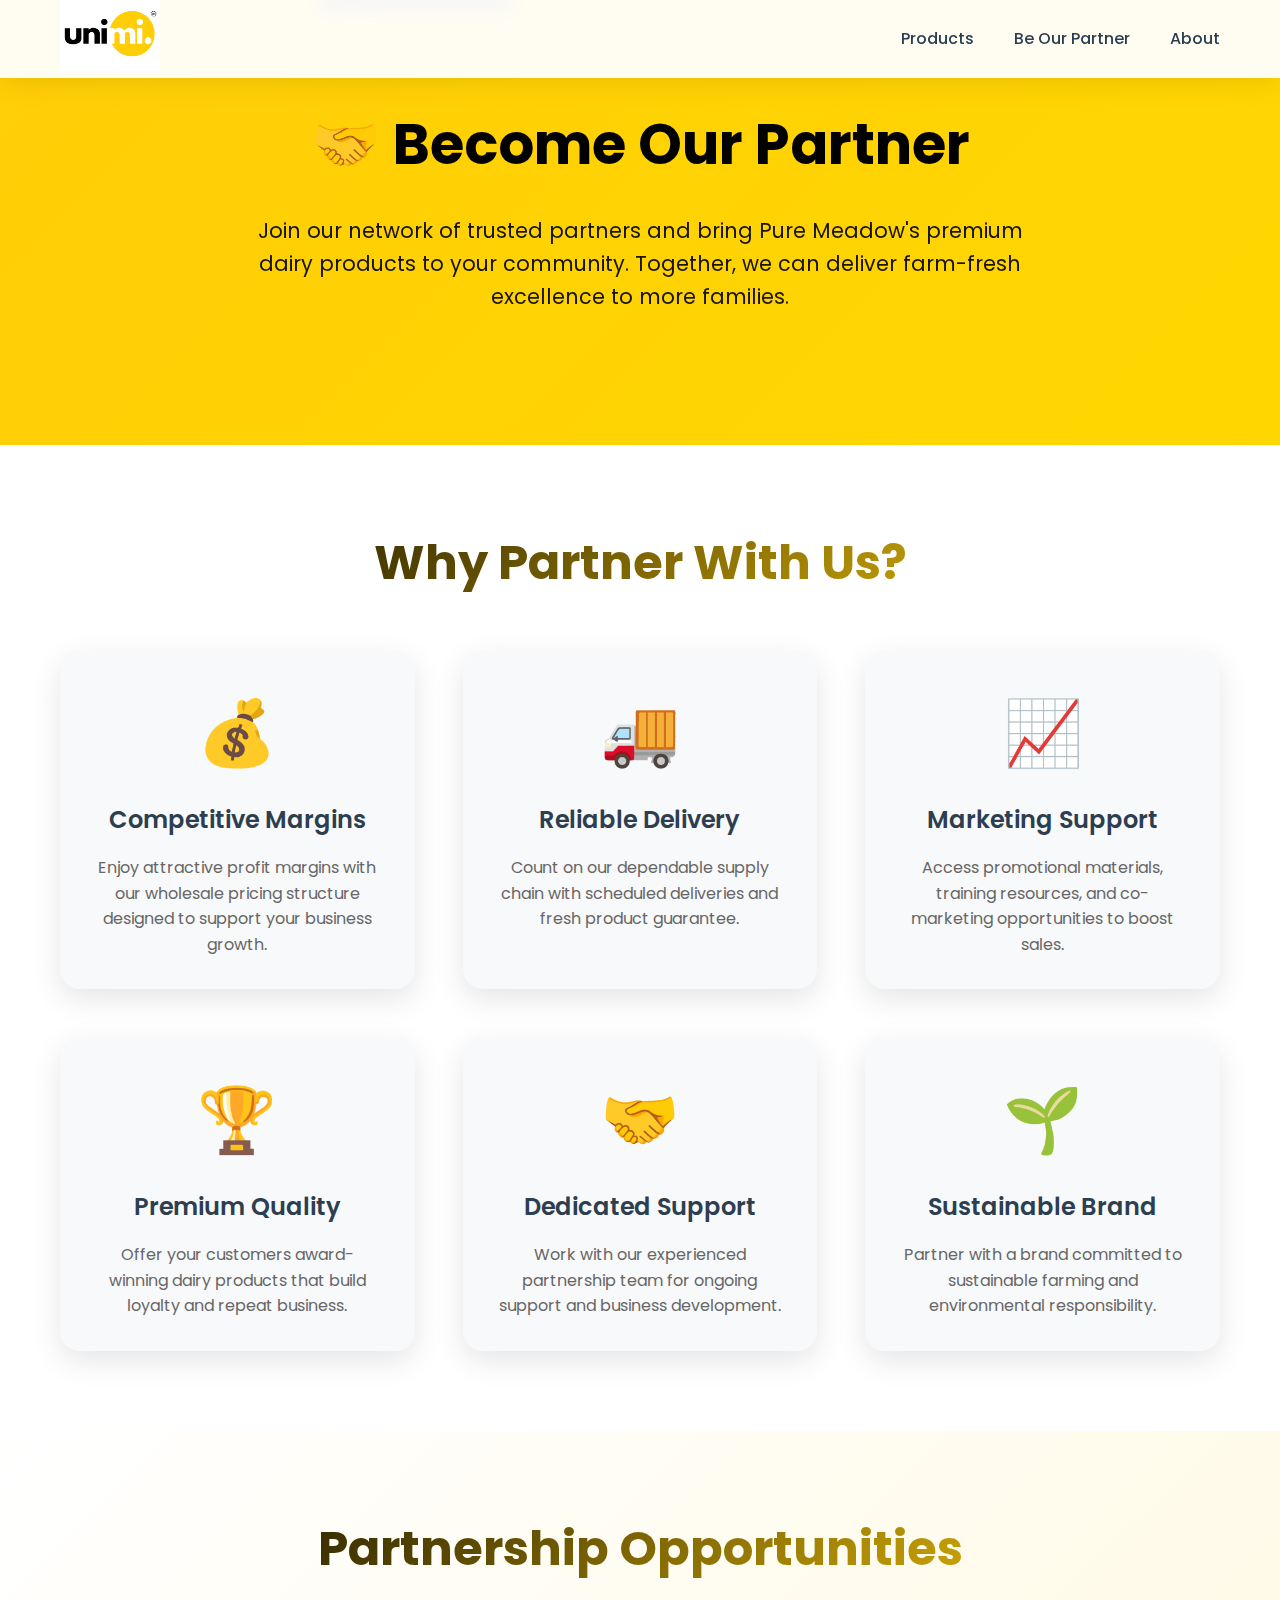
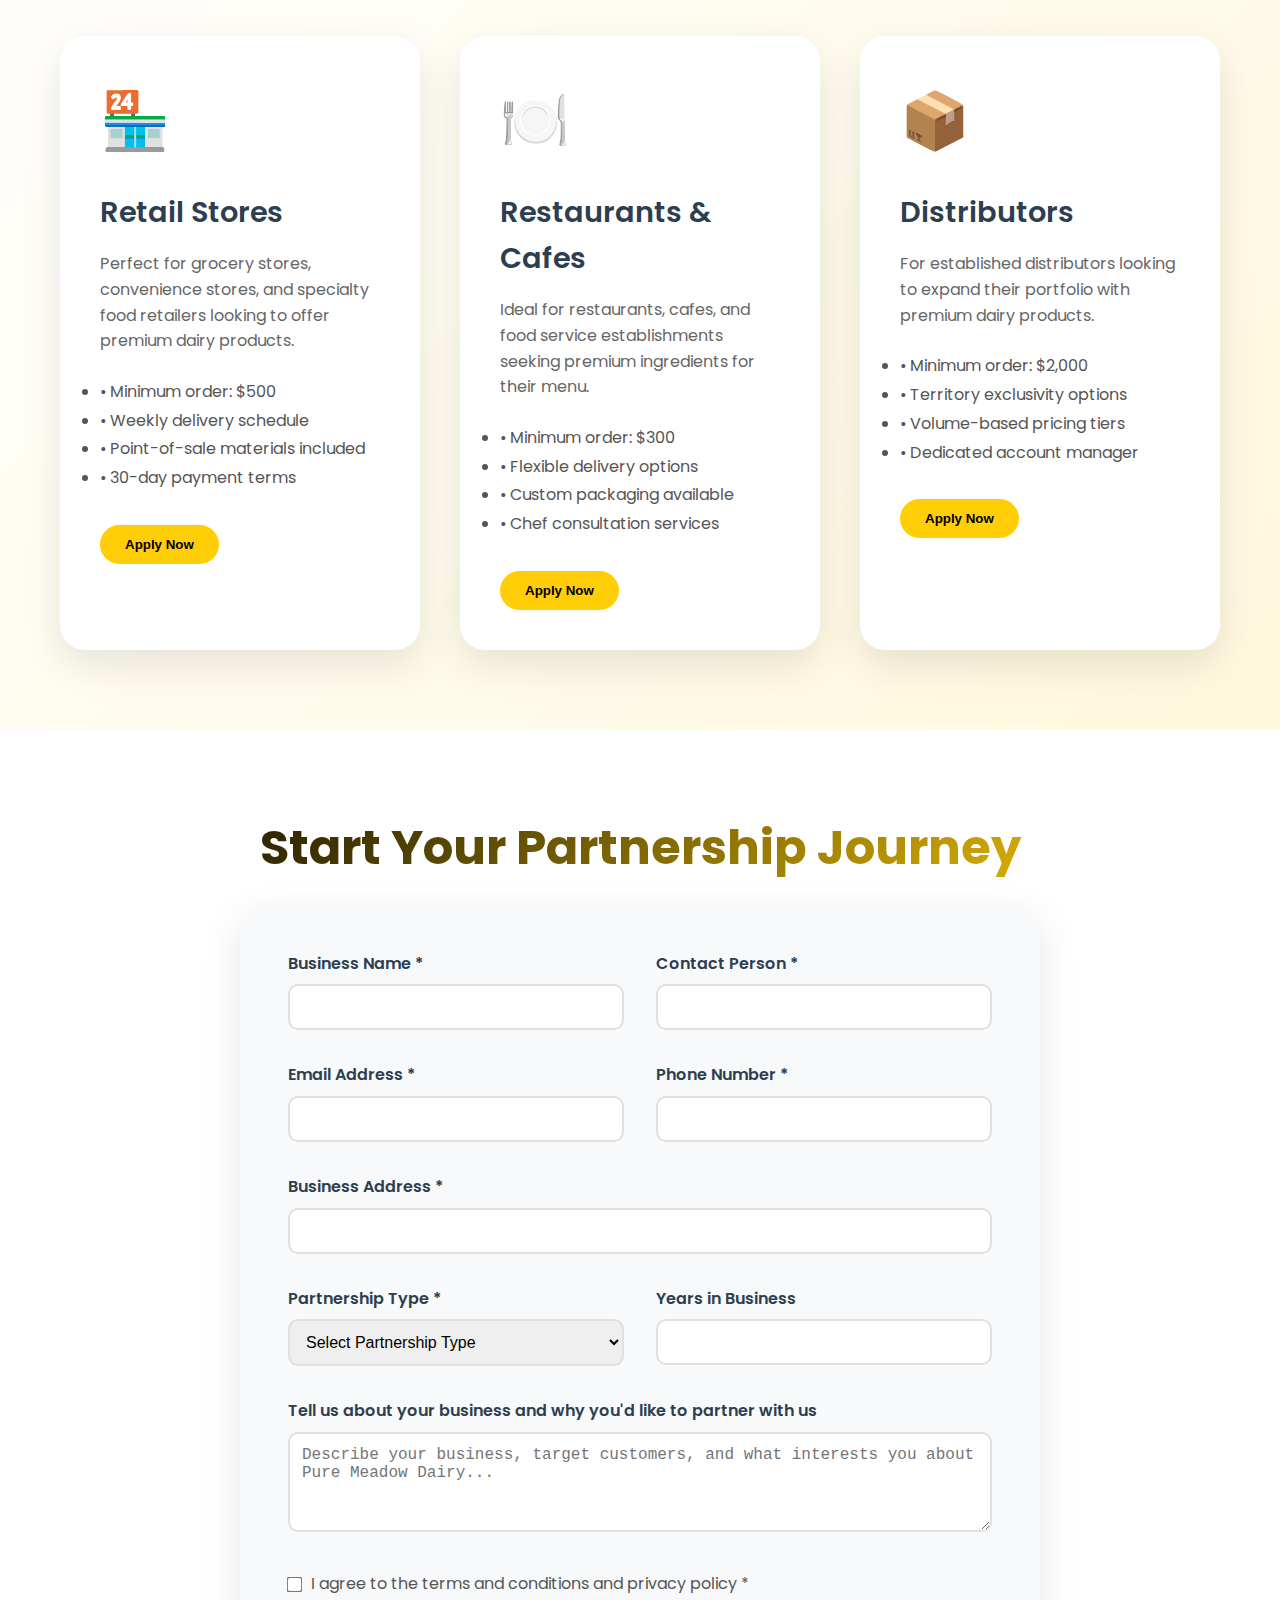
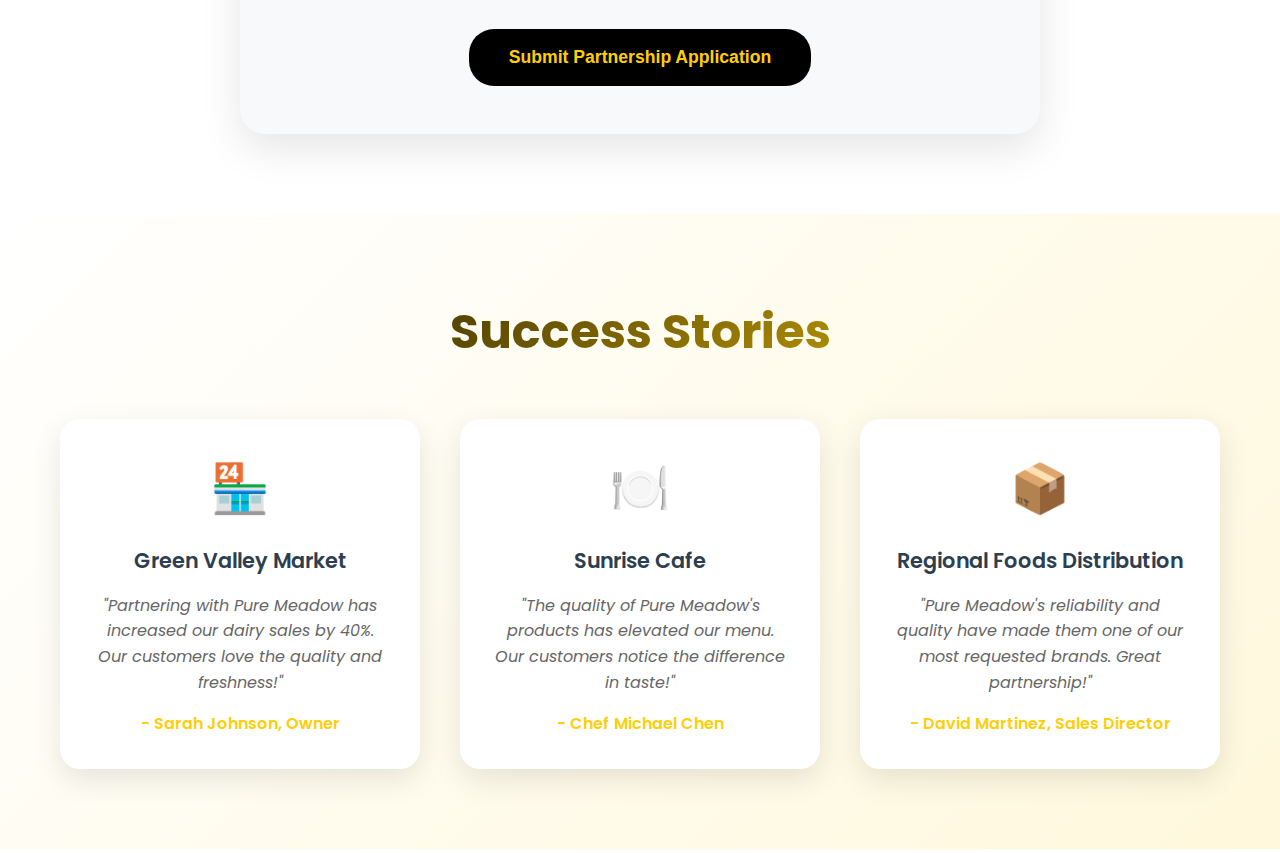
<file: Partner.html>
<!DOCTYPE html>
<html lang="en">

<head>
    <meta charset="UTF-8">
    <meta name="viewport" content="width=device-width, initial-scale=1.0">
    <link rel="stylesheet" href="style.css">
    <title>Document</title>
</head>

<body>
    <header>
        <nav class="container">
            <div class="logo">
                <a href="index.html">
                    <img src="./Unimi_logo.jpg" alt="Logo"></a>
            </div>
            <ul class="nav-links">
                <!-- <li><a href="#home">Home</a></li> -->
                <li><a href="category.html">Products</a></li>
                <li><a href="Partner.html">Be Our Partner</a></li>
                <li><a href="#about">About</a></li>
                <!-- <li><a href="#contact">Contact</a></li> -->
            </ul>
        </nav>
    </header>
    <!-- Partner Page -->
    <div id="partner" class="page">
        <!-- Partner Hero Section -->
        <section
            style="background: linear-gradient(135deg, #ffce07, #ffd700); padding: 100px 0; text-align: center; color: black;">
            <div class="container">
                <h1 style="font-size: 3.5rem; font-weight: 700; margin-bottom: 1.5rem;">🤝 Become Our Partner</h1>
                <p
                    style="font-size: 1.3rem; margin-bottom: 2rem; max-width: 800px; margin-left: auto; margin-right: auto; opacity: 0.9;">
                    Join our network of trusted partners and bring Pure Meadow's premium dairy products to your
                    community. Together, we can deliver farm-fresh excellence to more families.
                </p>
            </div>
        </section>

        <!-- Partnership Benefits -->
        <section style="padding: 80px 0; background: #ffffff;">
            <div class="container">
                <h2 class="section-title">Why Partner With Us?</h2>
                <div
                    style="display: grid; grid-template-columns: repeat(auto-fit, minmax(300px, 1fr)); gap: 3rem; margin-top: 3rem;">
                    <div
                        style="text-align: center; padding: 2rem; background: #f8f9fa; border-radius: 20px; box-shadow: 0 10px 30px rgba(0,0,0,0.1);">
                        <div style="font-size: 4rem; margin-bottom: 1rem;">💰</div>
                        <h3 style="font-size: 1.5rem; font-weight: 600; margin-bottom: 1rem; color: #2c3e50;">
                            Competitive Margins</h3>
                        <p style="color: #666; line-height: 1.6;">Enjoy attractive profit margins with our wholesale
                            pricing structure designed to support your business growth.</p>
                    </div>
                    <div
                        style="text-align: center; padding: 2rem; background: #f8f9fa; border-radius: 20px; box-shadow: 0 10px 30px rgba(0,0,0,0.1);">
                        <div style="font-size: 4rem; margin-bottom: 1rem;">🚚</div>
                        <h3 style="font-size: 1.5rem; font-weight: 600; margin-bottom: 1rem; color: #2c3e50;">Reliable
                            Delivery</h3>
                        <p style="color: #666; line-height: 1.6;">Count on our dependable supply chain with scheduled
                            deliveries and fresh product guarantee.</p>
                    </div>
                    <div
                        style="text-align: center; padding: 2rem; background: #f8f9fa; border-radius: 20px; box-shadow: 0 10px 30px rgba(0,0,0,0.1);">
                        <div style="font-size: 4rem; margin-bottom: 1rem;">📈</div>
                        <h3 style="font-size: 1.5rem; font-weight: 600; margin-bottom: 1rem; color: #2c3e50;">Marketing
                            Support</h3>
                        <p style="color: #666; line-height: 1.6;">Access promotional materials, training resources, and
                            co-marketing opportunities to boost sales.</p>
                    </div>
                    <div
                        style="text-align: center; padding: 2rem; background: #f8f9fa; border-radius: 20px; box-shadow: 0 10px 30px rgba(0,0,0,0.1);">
                        <div style="font-size: 4rem; margin-bottom: 1rem;">🏆</div>
                        <h3 style="font-size: 1.5rem; font-weight: 600; margin-bottom: 1rem; color: #2c3e50;">Premium
                            Quality</h3>
                        <p style="color: #666; line-height: 1.6;">Offer your customers award-winning dairy products that
                            build loyalty and repeat business.</p>
                    </div>
                    <div
                        style="text-align: center; padding: 2rem; background: #f8f9fa; border-radius: 20px; box-shadow: 0 10px 30px rgba(0,0,0,0.1);">
                        <div style="font-size: 4rem; margin-bottom: 1rem;">🤝</div>
                        <h3 style="font-size: 1.5rem; font-weight: 600; margin-bottom: 1rem; color: #2c3e50;">Dedicated
                            Support</h3>
                        <p style="color: #666; line-height: 1.6;">Work with our experienced partnership team for ongoing
                            support and business development.</p>
                    </div>
                    <div
                        style="text-align: center; padding: 2rem; background: #f8f9fa; border-radius: 20px; box-shadow: 0 10px 30px rgba(0,0,0,0.1);">
                        <div style="font-size: 4rem; margin-bottom: 1rem;">🌱</div>
                        <h3 style="font-size: 1.5rem; font-weight: 600; margin-bottom: 1rem; color: #2c3e50;">
                            Sustainable Brand</h3>
                        <p style="color: #666; line-height: 1.6;">Partner with a brand committed to sustainable farming
                            and environmental responsibility.</p>
                    </div>
                </div>
            </div>
        </section>

        <!-- Partnership Types -->
        <section style="padding: 80px 0; background: linear-gradient(135deg, #ffffff 0%, #fff8dc 100%);">
            <div class="container">
                <h2 class="section-title">Partnership Opportunities</h2>
                <div
                    style="display: grid; grid-template-columns: repeat(auto-fit, minmax(350px, 1fr)); gap: 2.5rem; margin-top: 3rem;">
                    <div style="background: white; border-radius: 25px; padding: 2.5rem; box-shadow: 0 15px 40px rgba(0,0,0,0.1); transition: transform 0.3s ease;"
                        onmouseover="this.style.transform='translateY(-10px)'"
                        onmouseout="this.style.transform='translateY(0)'">
                        <div style="font-size: 3.5rem; margin-bottom: 1.5rem;">🏪</div>
                        <h3 style="font-size: 1.8rem; font-weight: 600; margin-bottom: 1rem; color: #2c3e50;">Retail
                            Stores</h3>
                        <p style="color: #666; line-height: 1.6; margin-bottom: 1.5rem;">Perfect for grocery stores,
                            convenience stores, and specialty food retailers looking to offer premium dairy products.
                        </p>
                        <ul style="color: #555; line-height: 1.8; margin-bottom: 2rem;">
                            <li>• Minimum order: $500</li>
                            <li>• Weekly delivery schedule</li>
                            <li>• Point-of-sale materials included</li>
                            <li>• 30-day payment terms</li>
                        </ul>
                        <button
                            style="background: #ffce07; color: black; border: none; padding: 12px 25px; border-radius: 25px; font-weight: 600; cursor: pointer; transition: all 0.3s ease;"
                            onclick="openPartnershipForm('retail')"
                            onmouseover="this.style.background='#ffd700'; this.style.transform='translateY(-2px)'"
                            onmouseout="this.style.background='#ffce07'; this.style.transform='translateY(0)'">Apply
                            Now</button>
                    </div>
                    <div style="background: white; border-radius: 25px; padding: 2.5rem; box-shadow: 0 15px 40px rgba(0,0,0,0.1); transition: transform 0.3s ease;"
                        onmouseover="this.style.transform='translateY(-10px)'"
                        onmouseout="this.style.transform='translateY(0)'">
                        <div style="font-size: 3.5rem; margin-bottom: 1.5rem;">🍽️</div>
                        <h3 style="font-size: 1.8rem; font-weight: 600; margin-bottom: 1rem; color: #2c3e50;">
                            Restaurants & Cafes</h3>
                        <p style="color: #666; line-height: 1.6; margin-bottom: 1.5rem;">Ideal for restaurants, cafes,
                            and food service establishments seeking premium ingredients for their menu.</p>
                        <ul style="color: #555; line-height: 1.8; margin-bottom: 2rem;">
                            <li>• Minimum order: $300</li>
                            <li>• Flexible delivery options</li>
                            <li>• Custom packaging available</li>
                            <li>• Chef consultation services</li>
                        </ul>
                        <button
                            style="background: #ffce07; color: black; border: none; padding: 12px 25px; border-radius: 25px; font-weight: 600; cursor: pointer; transition: all 0.3s ease;"
                            onclick="openPartnershipForm('restaurant')"
                            onmouseover="this.style.background='#ffd700'; this.style.transform='translateY(-2px)'"
                            onmouseout="this.style.background='#ffce07'; this.style.transform='translateY(0)'">Apply
                            Now</button>
                    </div>
                    <div style="background: white; border-radius: 25px; padding: 2.5rem; box-shadow: 0 15px 40px rgba(0,0,0,0.1); transition: transform 0.3s ease;"
                        onmouseover="this.style.transform='translateY(-10px)'"
                        onmouseout="this.style.transform='translateY(0)'">
                        <div style="font-size: 3.5rem; margin-bottom: 1.5rem;">📦</div>
                        <h3 style="font-size: 1.8rem; font-weight: 600; margin-bottom: 1rem; color: #2c3e50;">
                            Distributors</h3>
                        <p style="color: #666; line-height: 1.6; margin-bottom: 1.5rem;">For established distributors
                            looking to expand their portfolio with premium dairy products.</p>
                        <ul style="color: #555; line-height: 1.8; margin-bottom: 2rem;">
                            <li>• Minimum order: $2,000</li>
                            <li>• Territory exclusivity options</li>
                            <li>• Volume-based pricing tiers</li>
                            <li>• Dedicated account manager</li>
                        </ul>
                        <button
                            style="background: #ffce07; color: black; border: none; padding: 12px 25px; border-radius: 25px; font-weight: 600; cursor: pointer; transition: all 0.3s ease;"
                            onclick="openPartnershipForm('distributor')"
                            onmouseover="this.style.background='#ffd700'; this.style.transform='translateY(-2px)'"
                            onmouseout="this.style.background='#ffce07'; this.style.transform='translateY(0)'">Apply
                            Now</button>
                    </div>
                </div>
            </div>
        </section>

        <!-- Partnership Application Form -->
        <section style="padding: 80px 0; background: #ffffff;">
            <div class="container">
                <h2 class="section-title">Start Your Partnership Journey</h2>
                <div
                    style="max-width: 800px; margin: 0 auto; background: #f8f9fa; padding: 3rem; border-radius: 25px; box-shadow: 0 15px 40px rgba(0,0,0,0.1);">
                    <form id="partnershipForm" onsubmit="submitPartnershipForm(event)">
                        <div style="display: grid; grid-template-columns: 1fr 1fr; gap: 2rem; margin-bottom: 2rem;">
                            <div>
                                <label
                                    style="display: block; font-weight: 600; margin-bottom: 0.5rem; color: #2c3e50;">Business
                                    Name *</label>
                                <input type="text" required
                                    style="width: 100%; padding: 12px; border: 2px solid #e0e0e0; border-radius: 10px; font-size: 1rem; transition: border-color 0.3s ease;"
                                    onfocus="this.style.borderColor='#ffce07'"
                                    onblur="this.style.borderColor='#e0e0e0'">
                            </div>
                            <div>
                                <label
                                    style="display: block; font-weight: 600; margin-bottom: 0.5rem; color: #2c3e50;">Contact
                                    Person *</label>
                                <input type="text" required
                                    style="width: 100%; padding: 12px; border: 2px solid #e0e0e0; border-radius: 10px; font-size: 1rem; transition: border-color 0.3s ease;"
                                    onfocus="this.style.borderColor='#ffce07'"
                                    onblur="this.style.borderColor='#e0e0e0'">
                            </div>
                        </div>
                        <div style="display: grid; grid-template-columns: 1fr 1fr; gap: 2rem; margin-bottom: 2rem;">
                            <div>
                                <label
                                    style="display: block; font-weight: 600; margin-bottom: 0.5rem; color: #2c3e50;">Email
                                    Address *</label>
                                <input type="email" required
                                    style="width: 100%; padding: 12px; border: 2px solid #e0e0e0; border-radius: 10px; font-size: 1rem; transition: border-color 0.3s ease;"
                                    onfocus="this.style.borderColor='#ffce07'"
                                    onblur="this.style.borderColor='#e0e0e0'">
                            </div>
                            <div>
                                <label
                                    style="display: block; font-weight: 600; margin-bottom: 0.5rem; color: #2c3e50;">Phone
                                    Number *</label>
                                <input type="tel" required
                                    style="width: 100%; padding: 12px; border: 2px solid #e0e0e0; border-radius: 10px; font-size: 1rem; transition: border-color 0.3s ease;"
                                    onfocus="this.style.borderColor='#ffce07'"
                                    onblur="this.style.borderColor='#e0e0e0'">
                            </div>
                        </div>
                        <div style="margin-bottom: 2rem;">
                            <label
                                style="display: block; font-weight: 600; margin-bottom: 0.5rem; color: #2c3e50;">Business
                                Address *</label>
                            <input type="text" required
                                style="width: 100%; padding: 12px; border: 2px solid #e0e0e0; border-radius: 10px; font-size: 1rem; transition: border-color 0.3s ease;"
                                onfocus="this.style.borderColor='#ffce07'" onblur="this.style.borderColor='#e0e0e0'">
                        </div>
                        <div style="display: grid; grid-template-columns: 1fr 1fr; gap: 2rem; margin-bottom: 2rem;">
                            <div>
                                <label
                                    style="display: block; font-weight: 600; margin-bottom: 0.5rem; color: #2c3e50;">Partnership
                                    Type *</label>
                                <select id="partnershipType" required
                                    style="width: 100%; padding: 12px; border: 2px solid #e0e0e0; border-radius: 10px; font-size: 1rem; transition: border-color 0.3s ease;"
                                    onfocus="this.style.borderColor='#ffce07'"
                                    onblur="this.style.borderColor='#e0e0e0'">
                                    <option value="">Select Partnership Type</option>
                                    <option value="retail">Retail Store</option>
                                    <option value="restaurant">Restaurant/Cafe</option>
                                    <option value="distributor">Distributor</option>
                                </select>
                            </div>
                            <div>
                                <label
                                    style="display: block; font-weight: 600; margin-bottom: 0.5rem; color: #2c3e50;">Years
                                    in Business</label>
                                <input type="number" min="0"
                                    style="width: 100%; padding: 12px; border: 2px solid #e0e0e0; border-radius: 10px; font-size: 1rem; transition: border-color 0.3s ease;"
                                    onfocus="this.style.borderColor='#ffce07'"
                                    onblur="this.style.borderColor='#e0e0e0'">
                            </div>
                        </div>
                        <div style="margin-bottom: 2rem;">
                            <label style="display: block; font-weight: 600; margin-bottom: 0.5rem; color: #2c3e50;">Tell
                                us about your business and why you'd like to partner with us</label>
                            <textarea rows="4"
                                style="width: 100%; padding: 12px; border: 2px solid #e0e0e0; border-radius: 10px; font-size: 1rem; resize: vertical; transition: border-color 0.3s ease;"
                                onfocus="this.style.borderColor='#ffce07'" onblur="this.style.borderColor='#e0e0e0'"
                                placeholder="Describe your business, target customers, and what interests you about Pure Meadow Dairy..."></textarea>
                        </div>
                        <div style="margin-bottom: 2rem;">
                            <label style="display: flex; align-items: center; gap: 10px; cursor: pointer;">
                                <input type="checkbox" required style="transform: scale(1.2);">
                                <span style="color: #555;">I agree to the terms and conditions and privacy policy
                                    *</span>
                            </label>
                        </div>
                        <div style="text-align: center;">
                            <button type="submit"
                                style="background: black; color: #ffce07; border: none; padding: 18px 40px; border-radius: 25px; font-size: 1.1rem; font-weight: 600; cursor: pointer; transition: all 0.3s ease;"
                                onmouseover="this.style.background='#333'; this.style.transform='translateY(-2px)'"
                                onmouseout="this.style.background='black'; this.style.transform='translateY(0)'">Submit
                                Partnership Application</button>
                        </div>
                    </form>
                </div>
            </div>
        </section>

        <!-- Success Stories -->
        <section style="padding: 80px 0; background: linear-gradient(135deg, #ffffff 0%, #fff8dc 100%);">
            <div class="container">
                <h2 class="section-title">Success Stories</h2>
                <div
                    style="display: grid; grid-template-columns: repeat(auto-fit, minmax(300px, 1fr)); gap: 2.5rem; margin-top: 3rem;">
                    <div
                        style="background: white; border-radius: 20px; padding: 2rem; box-shadow: 0 10px 30px rgba(0,0,0,0.1); text-align: center;">
                        <div style="font-size: 3rem; margin-bottom: 1rem;">🏪</div>
                        <h4 style="font-size: 1.3rem; font-weight: 600; margin-bottom: 1rem; color: #2c3e50;">Green
                            Valley Market</h4>
                        <p style="color: #666; line-height: 1.6; font-style: italic; margin-bottom: 1rem;">"Partnering
                            with Pure Meadow has increased our dairy sales by 40%. Our customers love the quality and
                            freshness!"</p>
                        <p style="color: #ffce07; font-weight: 600;">- Sarah Johnson, Owner</p>
                    </div>
                    <div
                        style="background: white; border-radius: 20px; padding: 2rem; box-shadow: 0 10px 30px rgba(0,0,0,0.1); text-align: center;">
                        <div style="font-size: 3rem; margin-bottom: 1rem;">🍽️</div>
                        <h4 style="font-size: 1.3rem; font-weight: 600; margin-bottom: 1rem; color: #2c3e50;">Sunrise
                            Cafe</h4>
                        <p style="color: #666; line-height: 1.6; font-style: italic; margin-bottom: 1rem;">"The quality
                            of Pure Meadow's products has elevated our menu. Our customers notice the difference in
                            taste!"</p>
                        <p style="color: #ffce07; font-weight: 600;">- Chef Michael Chen</p>
                    </div>
                    <div
                        style="background: white; border-radius: 20px; padding: 2rem; box-shadow: 0 10px 30px rgba(0,0,0,0.1); text-align: center;">
                        <div style="font-size: 3rem; margin-bottom: 1rem;">📦</div>
                        <h4 style="font-size: 1.3rem; font-weight: 600; margin-bottom: 1rem; color: #2c3e50;">Regional
                            Foods Distribution</h4>
                        <p style="color: #666; line-height: 1.6; font-style: italic; margin-bottom: 1rem;">"Pure
                            Meadow's reliability and quality have made them one of our most requested brands. Great
                            partnership!"</p>
                        <p style="color: #ffce07; font-weight: 600;">- David Martinez, Sales Director</p>
                    </div>
                </div>
            </div>
        </section>
    </div>

    <!-- <script src="partner.js"></script> -->

</body>

</html>
</file>
<file: style.css>
@import url('https://fonts.googleapis.com/css2?family=Poppins:wght@300;400;500;600;700&display=swap');

* {
    margin: 0;
    padding: 0;
    box-sizing: border-box;
}

body {
    font-family: 'Poppins', sans-serif;
    line-height: 1.6;
    color: #2c3e50;
    overflow-x: hidden;
}

.container {
    max-width: 1200px;
    margin: 0 auto;
    padding: 0 20px;
}

/* Header */
header {
    background: rgba(255, 255, 255, 0.95);
    backdrop-filter: blur(10px);
    /* padding: 1rem 0; */
    position: fixed;
    width: 100%;
    top: 0;
    z-index: 1000;
    box-shadow: 0 2px 30px rgba(0, 0, 0, 0.1);
    transition: all 0.3s ease;
}

nav {
    display: flex;
    justify-content: space-between;
    align-items: center;
}


.logo img {
    width: 100px;
    height: auto;
    margin-right: 10px;
    animation: fadeInUp 1.5s ease forwards;
}

.nav-links {
    display: flex;
    list-style: none;
    gap: 2.5rem;
}

.nav-links a {
    color: #2c3e50;
    text-decoration: none;
    font-weight: 500;
    position: relative;
    transition: all 0.3s ease;
}

.nav-links a::after {
    content: '';
    position: absolute;
    width: 0;
    height: 2px;
    bottom: -5px;
    left: 0;
    background: linear-gradient(135deg, #ffce07, #ffd700);
    transition: width 0.3s ease;
}

.nav-links a:hover::after {
    width: 100%;
}

/* Hero Section */
/* Hero Container */
.hero-alt {
    position: relative;
    height: 100vh;
    display: flex;
    align-items: center;
    overflow: hidden;
    /* color: #222; */

}

.hero-alt .overlay {
    position: absolute;
    inset: 0;
    background: rgba(255, 242, 224, 0.6);
    mix-blend-mode: multiply;
}

/* Split Layout */
.content.split {
    position: relative;
    width: 100%;
    max-width: 1200px;
    margin: 0 auto;
    display: flex;
    gap: 1rem;
    padding: 0 1rem;
    z-index: 2;
}

.text-area,
.media-area {
    flex: 1;
    display: flex;
    flex-direction: column;
    justify-content: center;
}

.text-area:before {
    position: absolute;
    left: 16px;
    top: 3.8rem;
    content: '';
    height: 10px;
    background: linear-gradient(135deg, #2c3e50, #34495e);
    width: 10%;
    border-radius: 10px;

}


/* Rotating Headline */

.rotating-headline {
    margin-top: 1rem;
    font-size: 3rem;
    font-weight: 700;
    height: 3.9rem;
    overflow: hidden;
    position: relative;
}

.rotating-headline span {
    background: linear-gradient(135deg, black, #ffce07);
    -webkit-background-clip: text;
    -webkit-text-fill-color: transparent;
    position: absolute;
    left: 0;
    top: 0;
    opacity: 0;
    animation: rotateWords 12s linear infinite;
}

.rotating-headline span:nth-child(1) {
    animation-delay: 0s;
}

.rotating-headline span:nth-child(2) {
    animation-delay: 3s;
}

.rotating-headline span:nth-child(3) {
    animation-delay: 6s;
}

.rotating-headline span:nth-child(4) {
    animation-delay: 9s;
}

@keyframes rotateWords {

    0%,
    20% {
        opacity: 1;
        transform: translateY(0);
    }

    25%,
    95% {
        opacity: 0;
        transform: translateY(-100%);
    }

    100% {
        opacity: 0;
        transform: translateY(-100%);
    }
}

/* Subtitle & CTA  */
.subtitle {
    font-weight: 800;
    margin-bottom: 3rem;
    font-size: 1rem;
    line-height: 1.5;
    max-width: 500px;
}

.cta-button {
    background: #333;
    color: #ffd700;
    padding: 0.75rem 2rem;
    border-radius: 30px;
    text-decoration: none;
    font-weight: 600;
    transition: background 0.3s ease;
}

.cta-button:hover {
    background: #555;
}

/* Media Area: Video Styles */
.media-area {
    position: relative;
    align-items: center;
    cursor: pointer;
}

.media-area video {
    width: 100%;
    border-radius: 10px;
    box-shadow: 0 8px 20px rgba(0, 0, 0, 0.2);
    transition: transform 0.5s ease;
}

.media-area:hover video {
    transform: scale(1.03);
}

/* Mute/Unmute Button */
#video-toggle {
    position: absolute;
    bottom: 1rem;
    right: 1rem;
    background: rgba(255, 255, 255, 0.8);
    border: none;
    border-radius: 50%;
    font-size: 1.25rem;
    padding: 0.5rem;
    cursor: pointer;
    mix-blend-mode: difference;
}


/* Stats Section */
.stats {
    background: white;
    padding: 80px 0;
    margin-top: -50px;
    position: relative;
    z-index: 10;
}

.stats-container {
    background: white;
    border-radius: 20px;
    box-shadow: 0 20px 60px rgba(0, 0, 0, 0.1);
    padding: 3rem;
    display: grid;
    grid-template-columns: repeat(auto-fit, minmax(200px, 1fr));
    gap: 2rem;
}

.stat-item {
    text-align: center;
    padding: 1rem;
}

.stat-item img {
    width: 15rem;
    transition: all 0.3s ease-in;
    border-radius: 35px;
}

.stat-item img:hover {
    transform: translateY(-5px);
    box-shadow: 0 8px 20px rgba(0, 0, 0, 0.3);
    background: #333;
}

.stat-number {
    font-size: 3rem;
    font-weight: 700;
    background: linear-gradient(135deg, #ffce07, #ffd700);
    -webkit-background-clip: text;
    -webkit-text-fill-color: transparent;
    background-clip: text;
    display: block;
}

.stat-label {
    font-size: 1.1rem;
    color: #666;
    margin-top: 0.5rem;
}

/* Products Section */
.products {
    padding: 100px 0;
    background: linear-gradient(135deg, #ffffff 0%, #fff8dc 100%);
}

.section-title:before {
    position: absolute;
    left: 25%;
    top: 0;
    content: '';
    height: 10px;
    background: linear-gradient(135deg, #2c3e50, #34495e);
    width: 15%;
    border-radius: 10px;

}

.section-title {
    text-align: center;
    font-size: 3rem;
    font-weight: 700;
    margin-bottom: 1rem;
    background: linear-gradient(135deg, black, #ffce07);
    -webkit-background-clip: text;
    -webkit-text-fill-color: transparent;
    background-clip: text;
}

.section-subtitle {
    text-align: center;
    font-size: 1.2rem;
    color: #666;
    margin-bottom: 4rem;
    max-width: 600px;
    margin-left: auto;
    margin-right: auto;
}

.products-grid {
    display: grid;
    grid-template-columns: repeat(auto-fit, minmax(350px, 1fr));
    gap: 2.5rem;
    margin-top: 3rem;
}


.product-card {
    background: white;
    border-radius: 25px;
    padding: 2.5rem;
    text-align: center;
    box-shadow: 0 10px 40px rgba(0, 0, 0, 0.1);
    transition: all 0.4s ease;
    position: relative;
    overflow: hidden;
}

.product-card::before {
    content: '';
    position: absolute;
    top: 0;
    left: -100%;
    width: 100%;
    height: 100%;
    background: linear-gradient(90deg, transparent, rgba(255, 206, 7, 0.2), transparent);
    transition: left 0.5s;
}

.product-card:hover::before {
    left: 100%;
}


.product-card:hover {
    transform: translateY(-10px);
    box-shadow: 0 25px 60px rgba(0, 0, 0, 0.15);
}

.product-icon {
    font-size: 5rem;
    margin-bottom: 1.5rem;
    display: block;
    transition: transform 0.3s ease;
}


.product-card:hover .product-icon {
    transform: scale(1.1) rotate(5deg);
}

.product-card h4 {
    font-size: 1.8rem;
    font-weight: 600;
    margin-bottom: 1rem;
    color: #649cd3;
}


.product-card p {
    color: #666;
    line-height: 1.6;
    margin-bottom: 1.5rem;
}

/*
 

.product-button {
    background: black;
    color: #ffce07;
    border: none;
    padding: 12px 25px;
    border-radius: 25px;
    font-weight: 600;
    cursor: pointer;
    transition: all 0.3s ease;
}

.product-button:hover {
    transform: translateY(-2px);
    box-shadow: 0 8px 20px rgba(0, 0, 0, 0.3);
    background: #333;
} */


/* Achavement */
.achievements {
    text-align: center;
    background-color: #f4f6f7;
    /* background: linear-gradient(135deg, #ffce07, #ffd700); */
    padding: 3rem 1rem;
}


.achievement-grid {
    display: grid;
    grid-template-columns: repeat(auto-fit, minmax(180px, 1fr));
    gap: 1.5rem;
    max-width: 1200px;
    margin: 0 auto;
}

.achievement-card {
    background: #fff;
    padding: 1rem;
    border-radius: 8px;
    box-shadow: 0 0 10px rgba(0, 0, 0, 0.05);
    transition: transform 0.3s ease;
}

.achievement-card img {
    max-width: 100px;
    margin-bottom: 1rem;
}

.achievement-card p {
    font-size: 0.9rem;
    color: #34495e;
}

/* .achievement-card:hover {
    transform: scale(1.05);
} */

/* Animation Keyframes */
@keyframes fadeUp {
    0% {
        opacity: 0;
        transform: translateY(30px);
    }

    100% {
        opacity: 1;
        transform: translateY(0);
    }
}

/* Apply Animation on Scroll */
.achievement-card {
    opacity: 0;
    transform: translateY(30px);
    transition: opacity 0.6s ease-out, transform 0.6s ease-out;
    will-change: opacity, transform;
}

.achievement-card.visible {
    opacity: 1;
    transform: translateY(0);
}

/* Hover Enhancements */
.achievement-card:hover {
    transform: scale(1.05) rotate(-0.5deg);
    box-shadow: 0 12px 24px rgba(0, 0, 0, 0.1);
}

/* Smooth Appearance */
.achievement-grid {
    transition: all 0.3s ease-in-out;
}



/* Footer */
/* overall footer look */
footer {
    background: linear-gradient(135deg, #2c3e50, #34495e);
    color: white;
    padding-top: 4rem;
    /* extra top space for the overlapping logo */
    position: relative;
}

/* 1. Centered logo “pill” */
.footer-top-logo {
    text-align: center;
    position: absolute;
    top: 0;
    left: 50%;
    transform: translate(-50%, -50%);
}

.logo-pill {
    background-color: #fff;
    padding: 15px 100px;
    border-radius: 50px;
    box-shadow: 0 4px 12px rgba(0, 0, 0, 0.15);
}

.logo-pill img {
    display: block;
    width: 100px;
    /* adjust as needed */
    height: auto;
}

.footer-content {
    display: flex;
    justify-content: space-around;
    gap: 2rem;
    max-width: 1200px;
    margin: 0 auto 2rem;
    padding: 0 1rem;
    flex-wrap: wrap;
    background: linear-gradient(135deg, #2c3e50, #34495e);
}

.footer-section h3 {
    font-size: 1.5rem;
    margin-bottom: 0.75rem;
    position: relative;
    line-height: 30px;
    padding-bottom: 10px;
    margin-bottom: 18px;
    color: #069f39;
}

.footer-content h3:after {
    width: 37px;
    position: absolute;
    left: 57px;
    bottom: 0;
    height: 3px;
    background: #e7ba48;
    content: '';
}

@media screen and (max-width: 1365px) {
    .footer-content h3:after {
        left: 57px;
        background: #e7ba48;
        content: '';
    }
}

.footer-section p {
    color: #ecf0f1;
    margin: 0.5rem 0;
}

.footer-section a {
    color: #bdc3c7;
    text-decoration: none;
}

.footer-section a:hover {
    color: #f1c40f;
}

/* 3. Bottom bar */
.footer-bottom {
    text-align: center;
    padding: 1.5rem 1rem;
    border-top: 1px solid #34495e;
    color: #95a5a6;
    font-size: 0.9rem;
    position: relative;
}

.footer-bottom:before {
    position: absolute;
    left: 0;
    top: 0;
    content: '';
    height: 2px;
    background: #e7ba48;
    width: 82%;
}

.credit p,
.credit a {
    font-size: 10px;
    color: #95a5a6;
    text-decoration: none;

}

/* Responsive tweaks */
@media (max-width: 600px) {
    .logo-pill {
        padding: 10px 20px;
    }

    .logo-pill img {
        width: 80px;
    }
}

/* Responsive */
@media (max-width: 768px) {
    .nav-links {
        display: none;
    }

    .hero-content h1 {
        font-size: 2.5rem;
    }

    .hero-subtitle {
        font-size: 1.2rem;
    }

    .about-content,
    .contact-content {
        grid-template-columns: 1fr;
    }

    .about-main-icon {
        font-size: 10rem;
    }

    .cta-buttons {
        flex-direction: column;
        align-items: center;
    }

    .about-features {
        grid-template-columns: 1fr;
    }
}

@media screen and (max-width: 991px) {
    .footer-bottom:before {
        width: 100%;
    }
}

/* Scroll animations */
.fade-in {
    opacity: 0;
    transform: translateY(30px);
    transition: all 0.6s ease;
}

.fade-in.visible {
    opacity: 1;
    transform: translateY(0);
}

/* marquee tag image */
.image-slider {
    overflow: hidden;
    width: 100%;
    background: #f9f9f9;
    padding: 1rem 0;
}

.slider-track {
    display: flex;
    gap: 2rem;
    animation: scroll 20s linear infinite;
}

.slider-track img {
    height: 100px;
    width: auto;
    object-fit: contain;
    transition: transform 0.3s ease;
}

.slider-track img:hover {
    transform: scale(1.05);
}

@keyframes scroll {
    0% {
        transform: translateX(100%);
    }

    100% {
        transform: translateX(-100%);
    }
}
</file>
